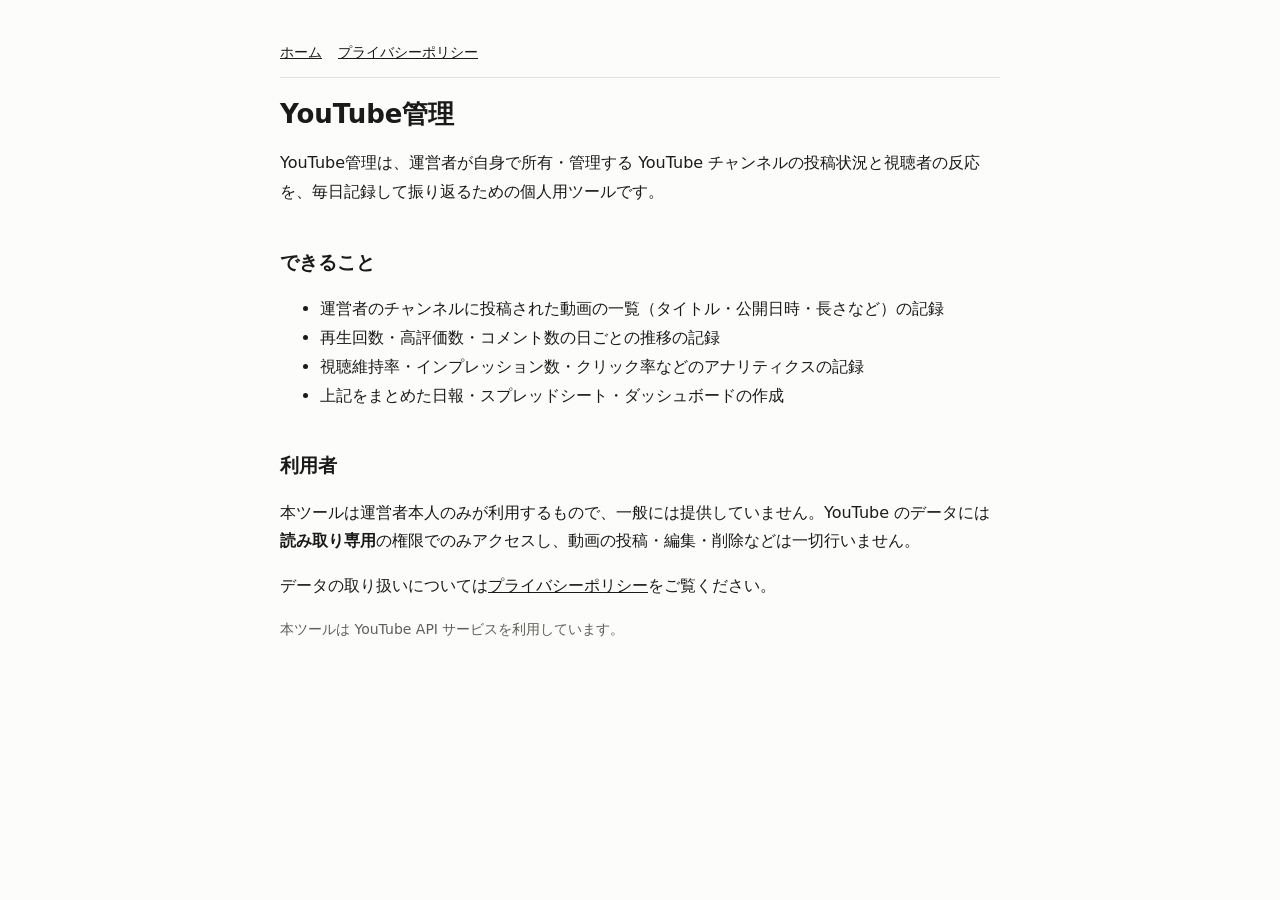
<file: index.html>
<!doctype html>
<html lang="ja">
<head>
<meta charset="utf-8">
<meta name="viewport" content="width=device-width, initial-scale=1">
<title>YouTube管理</title>
<link rel="stylesheet" href="style.css">
</head>
<body>
<main>
  <nav><a href="./">ホーム</a><a href="privacy.html">プライバシーポリシー</a></nav>
  <h1>YouTube管理</h1>
  <p>YouTube管理は、運営者が自身で所有・管理する YouTube チャンネルの投稿状況と視聴者の反応を、毎日記録して振り返るための個人用ツールです。</p>
  <h2>できること</h2>
  <ul>
    <li>運営者のチャンネルに投稿された動画の一覧（タイトル・公開日時・長さなど）の記録</li>
    <li>再生回数・高評価数・コメント数の日ごとの推移の記録</li>
    <li>視聴維持率・インプレッション数・クリック率などのアナリティクスの記録</li>
    <li>上記をまとめた日報・スプレッドシート・ダッシュボードの作成</li>
  </ul>
  <h2>利用者</h2>
  <p>本ツールは運営者本人のみが利用するもので、一般には提供していません。YouTube のデータには<strong>読み取り専用</strong>の権限でのみアクセスし、動画の投稿・編集・削除などは一切行いません。</p>
  <p>データの取り扱いについては<a href="privacy.html">プライバシーポリシー</a>をご覧ください。</p>
  <p class="muted">本ツールは YouTube API サービスを利用しています。</p>
</main>
</body>
</html>
</file>
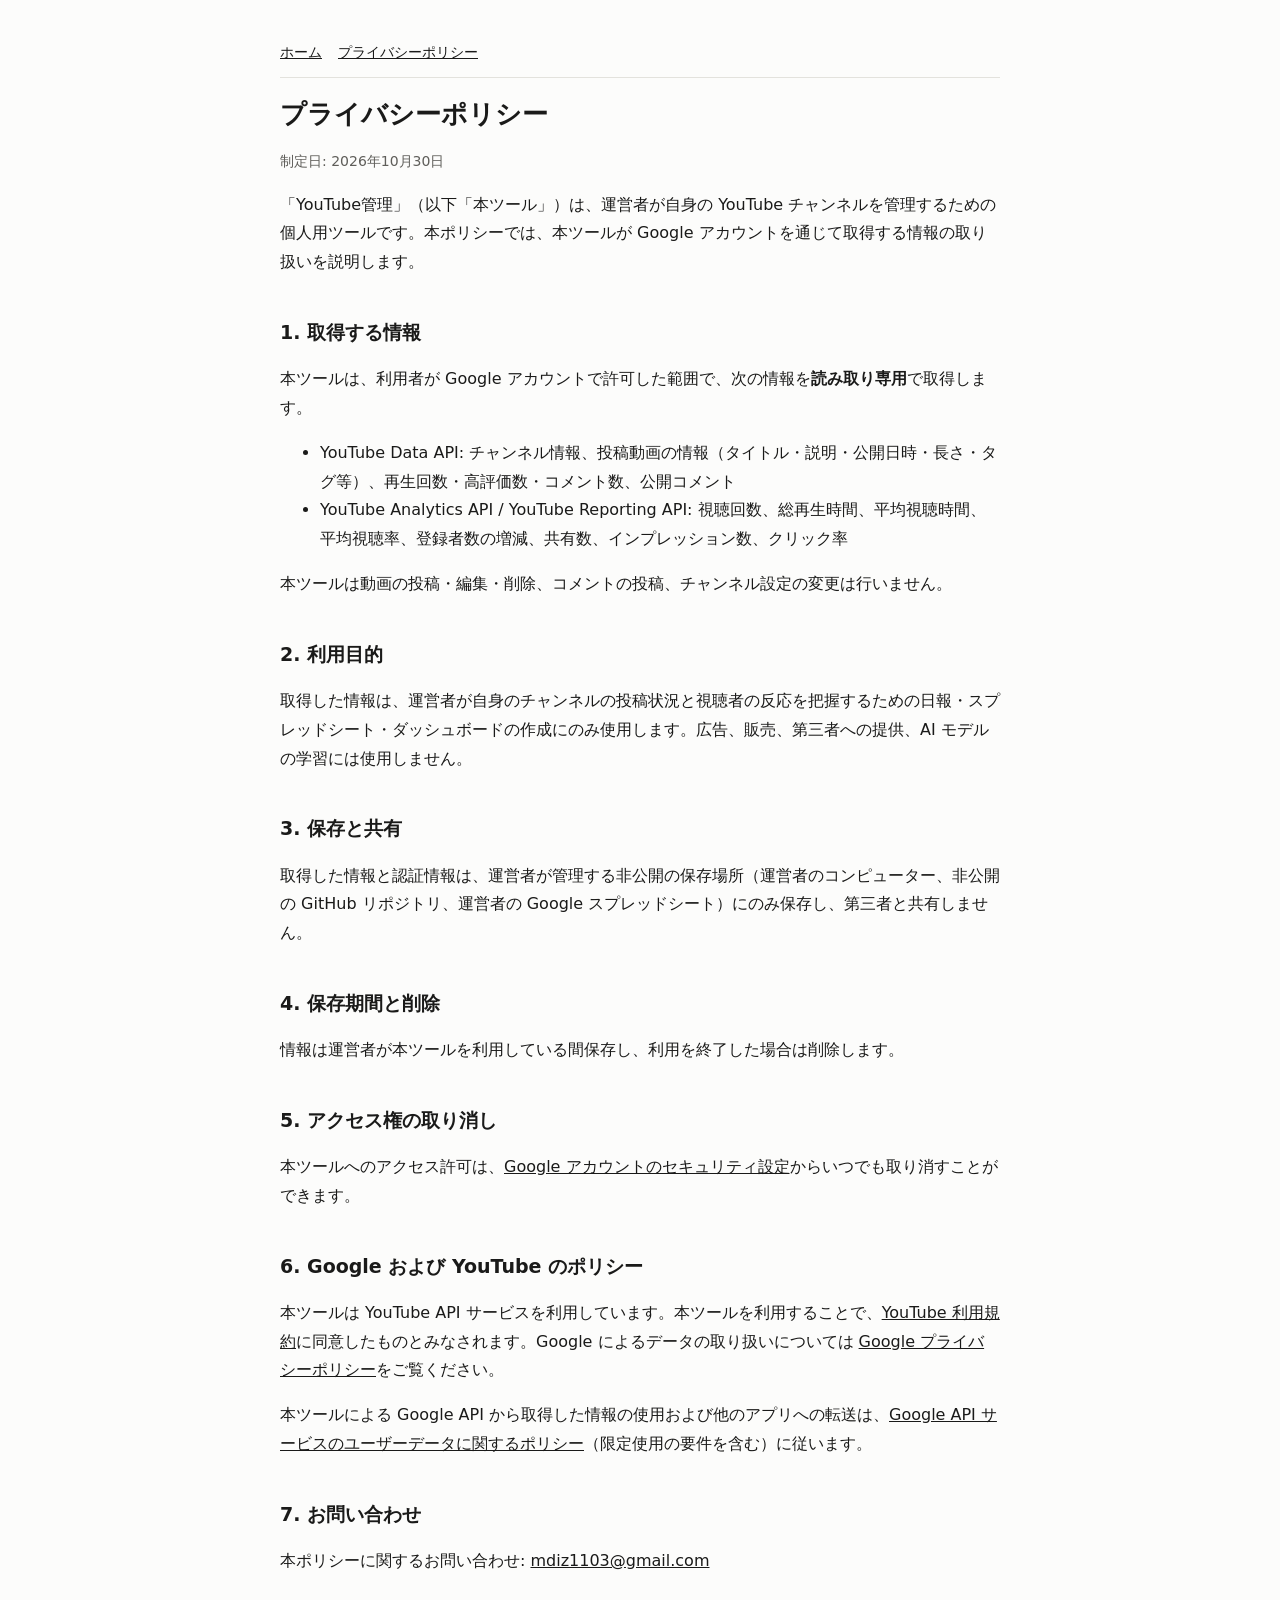
<file: privacy.html>
<!doctype html>
<html lang="ja">
<head>
<meta charset="utf-8">
<meta name="viewport" content="width=device-width, initial-scale=1">
<title>プライバシーポリシー</title>
<link rel="stylesheet" href="style.css">
</head>
<body>
<main>
  <nav><a href="./">ホーム</a><a href="privacy.html">プライバシーポリシー</a></nav>
  <h1>プライバシーポリシー</h1>
  <p class="muted">制定日: 2026年10月30日</p>
  <p>「YouTube管理」（以下「本ツール」）は、運営者が自身の YouTube チャンネルを管理するための個人用ツールです。本ポリシーでは、本ツールが Google アカウントを通じて取得する情報の取り扱いを説明します。</p>

  <h2>1. 取得する情報</h2>
  <p>本ツールは、利用者が Google アカウントで許可した範囲で、次の情報を<strong>読み取り専用</strong>で取得します。</p>
  <ul>
    <li>YouTube Data API: チャンネル情報、投稿動画の情報（タイトル・説明・公開日時・長さ・タグ等）、再生回数・高評価数・コメント数、公開コメント</li>
    <li>YouTube Analytics API / YouTube Reporting API: 視聴回数、総再生時間、平均視聴時間、平均視聴率、登録者数の増減、共有数、インプレッション数、クリック率</li>
  </ul>
  <p>本ツールは動画の投稿・編集・削除、コメントの投稿、チャンネル設定の変更は行いません。</p>

  <h2>2. 利用目的</h2>
  <p>取得した情報は、運営者が自身のチャンネルの投稿状況と視聴者の反応を把握するための日報・スプレッドシート・ダッシュボードの作成にのみ使用します。広告、販売、第三者への提供、AI モデルの学習には使用しません。</p>

  <h2>3. 保存と共有</h2>
  <p>取得した情報と認証情報は、運営者が管理する非公開の保存場所（運営者のコンピューター、非公開の GitHub リポジトリ、運営者の Google スプレッドシート）にのみ保存し、第三者と共有しません。</p>

  <h2>4. 保存期間と削除</h2>
  <p>情報は運営者が本ツールを利用している間保存し、利用を終了した場合は削除します。</p>

  <h2>5. アクセス権の取り消し</h2>
  <p>本ツールへのアクセス許可は、<a href="https://myaccount.google.com/permissions">Google アカウントのセキュリティ設定</a>からいつでも取り消すことができます。</p>

  <h2>6. Google および YouTube のポリシー</h2>
  <p>本ツールは YouTube API サービスを利用しています。本ツールを利用することで、<a href="https://www.youtube.com/t/terms">YouTube 利用規約</a>に同意したものとみなされます。Google によるデータの取り扱いについては <a href="https://policies.google.com/privacy">Google プライバシーポリシー</a>をご覧ください。</p>
  <p>本ツールによる Google API から取得した情報の使用および他のアプリへの転送は、<a href="https://developers.google.com/terms/api-services-user-data-policy">Google API サービスのユーザーデータに関するポリシー</a>（限定使用の要件を含む）に従います。</p>

  <h2>7. お問い合わせ</h2>
  <p>本ポリシーに関するお問い合わせ: <a href="mailto:mdiz1103@gmail.com">mdiz1103@gmail.com</a></p>
</main>
</body>
</html>
</file>
<file: style.css>
:root { color-scheme: light dark; --bg: #fcfcfb; --text: #1a1a19; --muted: #5f5e5a; --border: #e3e2dd; }
@media (prefers-color-scheme: dark) { :root { --bg: #1a1a19; --text: #f0efec; --muted: #b5b4ad; --border: #33332f; } }
body { margin: 0; background: var(--bg); color: var(--text);
  font: 16px/1.8 system-ui, -apple-system, "Hiragino Sans", "Noto Sans JP", sans-serif; }
main { max-width: 720px; margin: 0 auto; padding: 40px 16px 80px; }
h1 { font-size: 26px; line-height: 1.4; } h2 { font-size: 19px; margin-top: 2em; }
nav { display: flex; gap: 16px; font-size: 14px; border-bottom: 1px solid var(--border); padding-bottom: 12px; }
a { color: inherit; } .muted { color: var(--muted); font-size: 14px; }
</file>
